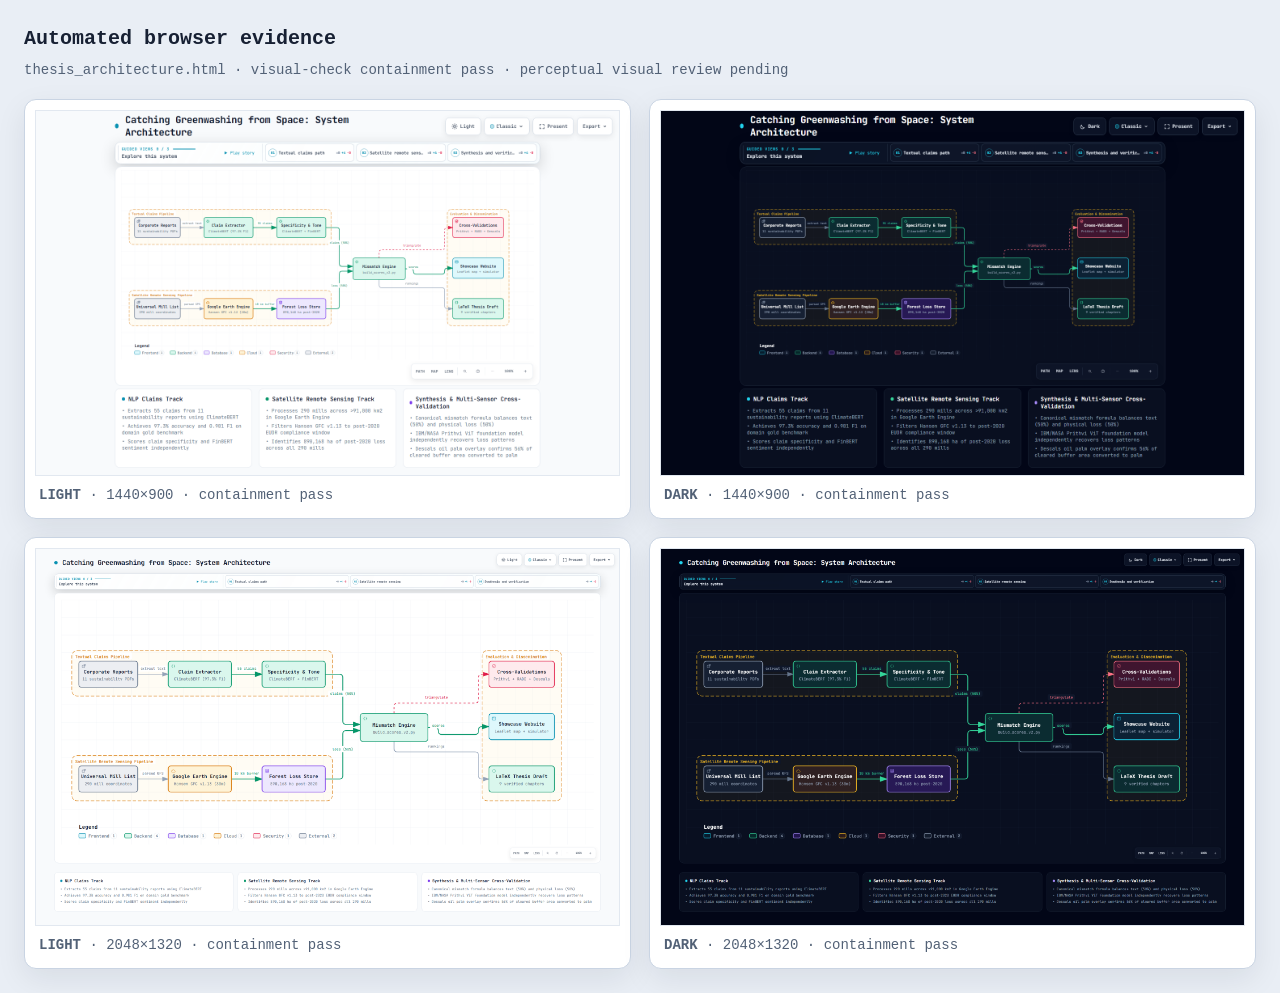
<file: diagrams/thesis_architecture.visual-check.html>
<!doctype html>
<html lang="en">
<head>
<meta charset="utf-8">
<meta name="viewport" content="width=device-width,initial-scale=1">
<title>Archify automated browser evidence · thesis_architecture.html</title>
<style>
*{box-sizing:border-box}body{margin:0;padding:24px;background:#e9eef5;color:#172033;font:14px/1.5 ui-monospace,SFMono-Regular,Menlo,Consolas,monospace}header{max-width:1500px;margin:0 auto 18px}h1{margin:0 0 6px;font-size:20px}p{margin:0;color:#526176}.grid{max-width:1500px;margin:auto;display:grid;grid-template-columns:repeat(2,minmax(0,1fr));gap:18px}figure{margin:0;padding:10px;background:white;border:1px solid #c9d4e3;border-radius:12px;box-shadow:0 10px 30px rgba(15,23,42,.08)}img{display:block;width:100%;height:auto;border:1px solid #e2e8f0}figcaption{padding:9px 4px 2px;color:#526176}@media(max-width:900px){.grid{grid-template-columns:1fr}}
</style>
</head>
<body>
<header><h1>Automated browser evidence</h1><p>thesis_architecture.html · visual-check containment pass · perceptual visual review pending</p></header>
<main class="grid">
      <figure>
        <img src="thesis_architecture.visual-check.1440x900.light.png" alt="light 1440 by 900">
        <figcaption><strong>LIGHT</strong> · 1440×900 · containment pass</figcaption>
      </figure>
      <figure>
        <img src="thesis_architecture.visual-check.1440x900.dark.png" alt="dark 1440 by 900">
        <figcaption><strong>DARK</strong> · 1440×900 · containment pass</figcaption>
      </figure>
      <figure>
        <img src="thesis_architecture.visual-check.2048x1320.light.png" alt="light 2048 by 1320">
        <figcaption><strong>LIGHT</strong> · 2048×1320 · containment pass</figcaption>
      </figure>
      <figure>
        <img src="thesis_architecture.visual-check.2048x1320.dark.png" alt="dark 2048 by 1320">
        <figcaption><strong>DARK</strong> · 2048×1320 · containment pass</figcaption>
      </figure>
</main>
</body>
</html>
</file>
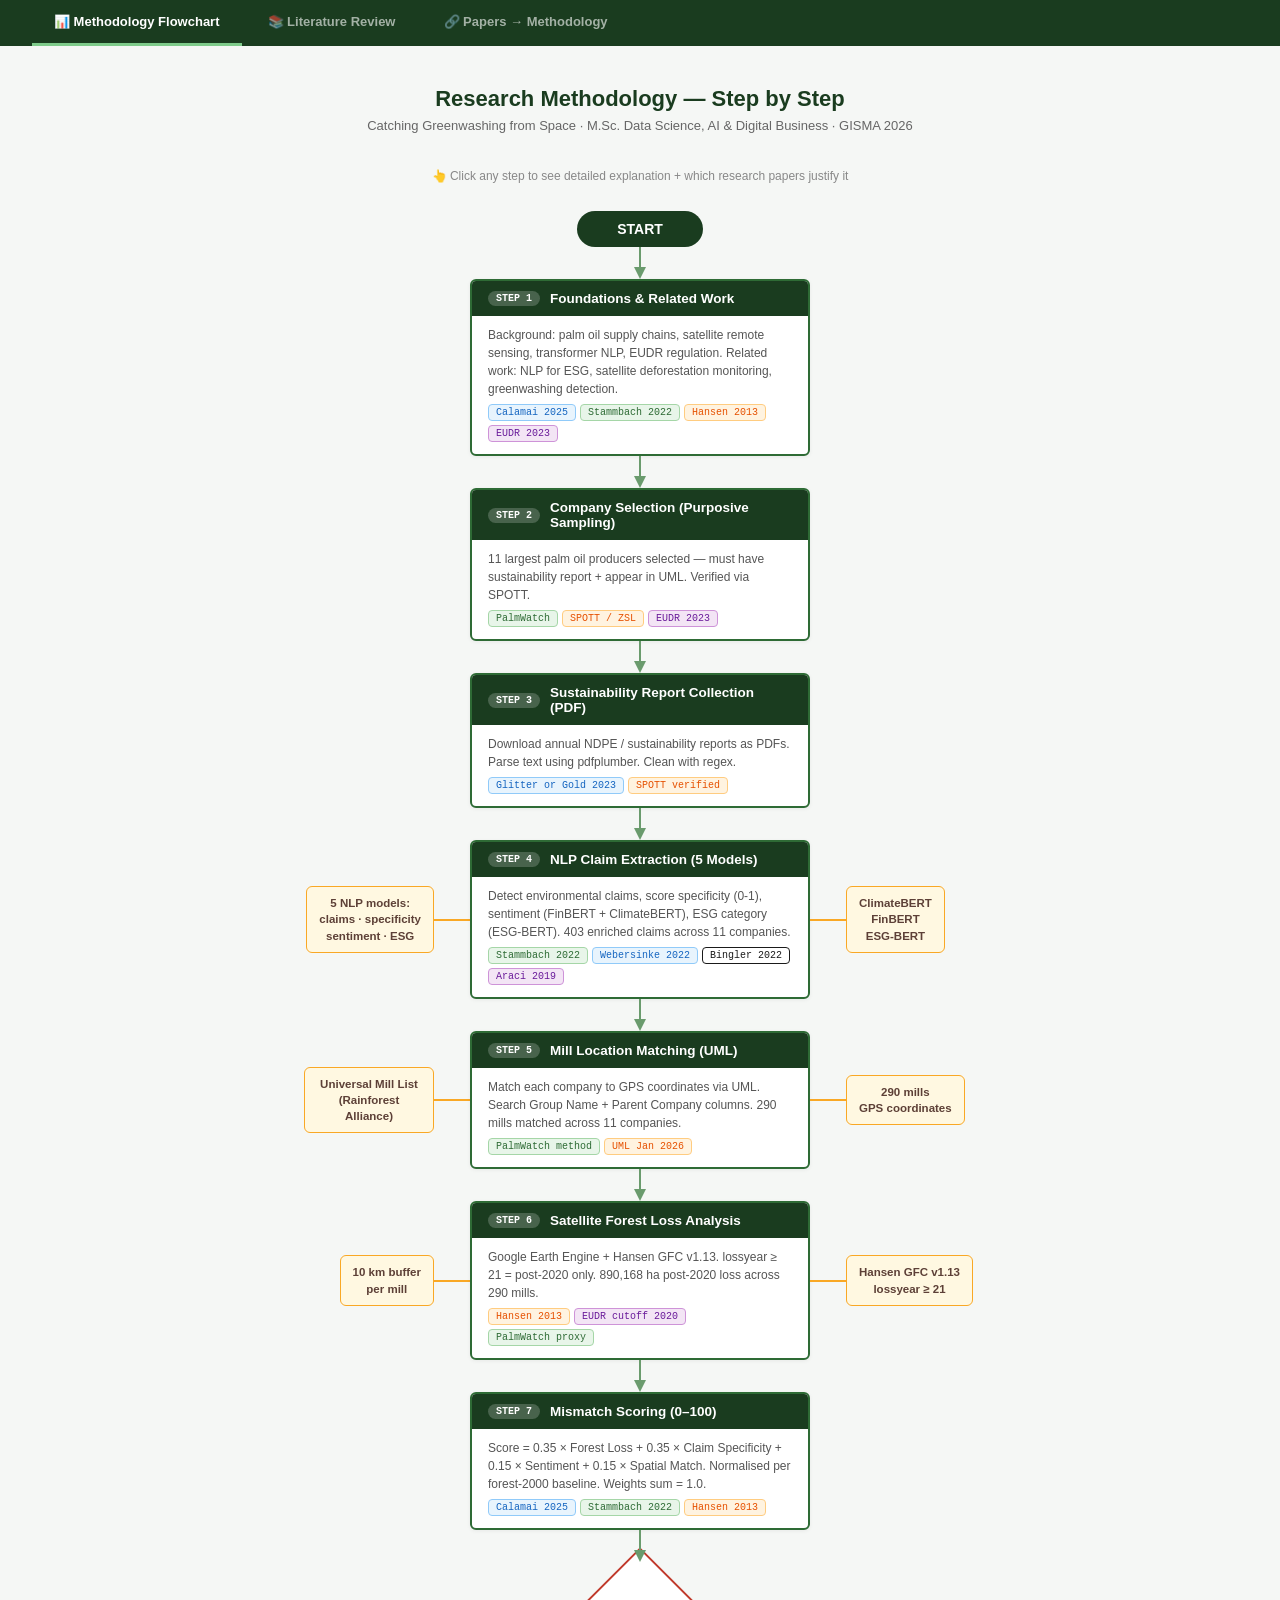
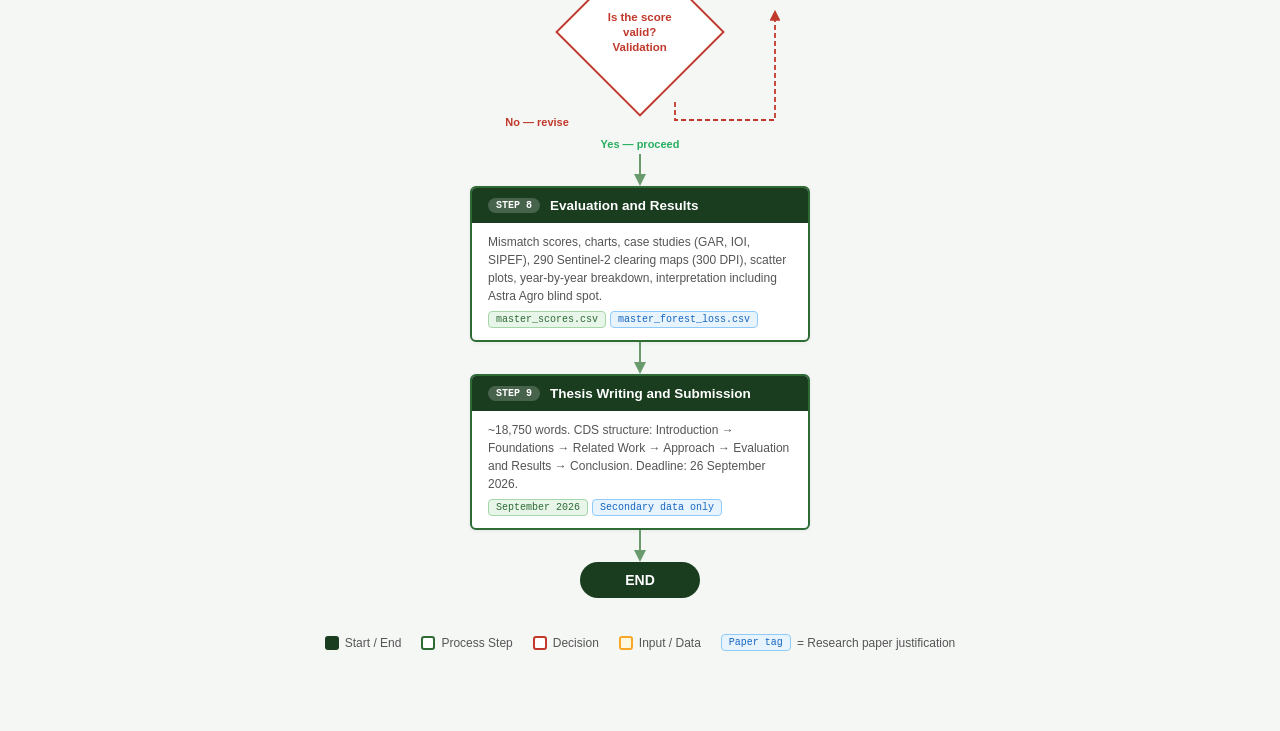
<file: docs/artifacts/methodology_with_literature.html>
<!DOCTYPE html>
<html lang="en">
<head>
<meta charset="UTF-8">
<meta name="viewport" content="width=device-width, initial-scale=1.0">
<title>Methodology + Literature Review — Catching Greenwashing from Space</title>
<style>
* { box-sizing: border-box; margin: 0; padding: 0; }
body {
  background: #f5f7f5;
  font-family: 'Segoe UI', Arial, sans-serif;
  color: #1a1a1a;
}

/* NAV TABS */
.tabs {
  display: flex;
  background: #1a3c1f;
  padding: 0 32px;
  gap: 4px;
  position: sticky;
  top: 0;
  z-index: 100;
}
.tab {
  padding: 14px 22px;
  font-size: 13px;
  font-weight: 600;
  color: rgba(255,255,255,0.6);
  cursor: pointer;
  border-bottom: 3px solid transparent;
  transition: all 0.2s;
  user-select: none;
}
.tab:hover { color: white; }
.tab.active { color: white; border-bottom-color: #7ecb8a; }

/* PAGES */
.page { display: none; padding: 40px 32px 80px; max-width: 960px; margin: 0 auto; }
.page.active { display: block; }

/* PAGE TITLE */
.page-title { text-align: center; margin-bottom: 36px; }
.page-title h1 { font-size: 22px; font-weight: 700; color: #1a3c1f; margin-bottom: 6px; }
.page-title p { font-size: 13px; color: #666; }
.click-hint { text-align: center; font-size: 12px; color: #888; margin-bottom: 28px; }

/* FLOWCHART SHAPES */
.fc-wrap { position: relative; }

.row { display: flex; justify-content: center; align-items: stretch; position: relative; z-index: 1; }

.shape-oval {
  background: #1a3c1f; color: white;
  border-radius: 50px; padding: 10px 40px;
  font-size: 14px; font-weight: 700;
  text-align: center; min-width: 120px;
}

.shape-rect {
  background: white; border: 2px solid #2e6b35;
  border-radius: 6px; padding: 0;
  min-width: 280px; max-width: 340px;
  cursor: pointer; transition: all 0.2s;
  box-shadow: 0 1px 4px rgba(0,0,0,0.06);
  overflow: hidden;
}
.shape-rect:hover { border-color: #1a3c1f; box-shadow: 0 4px 16px rgba(46,107,53,0.15); transform: translateY(-1px); }
.shape-rect.active { border-color: #1a3c1f; }

.rect-header {
  background: #1a3c1f; padding: 10px 16px;
  display: flex; align-items: center; gap: 10px;
}
.rect-badge {
  background: rgba(255,255,255,0.2); color: white;
  font-size: 10px; font-weight: 700; font-family: monospace;
  padding: 2px 8px; border-radius: 10px; white-space: nowrap;
}
.rect-title { color: white; font-size: 13.5px; font-weight: 600; }

.rect-body { padding: 10px 16px 12px; }
.rect-body p { font-size: 12px; color: #555; line-height: 1.5; margin-bottom: 6px; }
.rect-body p:last-child { margin-bottom: 0; }

/* Paper tags on cards */
.paper-tags { display: flex; flex-wrap: wrap; gap: 4px; margin-top: 6px; }
.ptag {
  display: inline-block; font-family: monospace; font-size: 10px;
  padding: 2px 7px; border-radius: 4px; border: 1px solid;
  cursor: help;
}
.ptag.blue { background: #e8f4fd; color: #1565c0; border-color: #90caf9; }
.ptag.green { background: #e8f5e9; color: #2e6b35; border-color: #a5d6a7; }
.ptag.orange { background: #fff3e0; color: #e65100; border-color: #ffcc80; }
.ptag.purple { background: #f3e5f5; color: #6a1b9a; border-color: #ce93d8; }

/* Diamond */
.diamond-wrap { display: flex; justify-content: center; align-items: center; padding: 10px 0; }
.shape-diamond {
  background: white; border: 2px solid #c0392b;
  transform: rotate(45deg); width: 120px; height: 120px;
  display: flex; align-items: center; justify-content: center;
  cursor: pointer; transition: all 0.2s; flex-shrink: 0;
}
.shape-diamond:hover { background: #fdf2f2; }
.shape-diamond.active { background: #fdf2f2; }
.diamond-text {
  transform: rotate(-45deg); text-align: center;
  font-size: 11.5px; font-weight: 600; color: #c0392b; line-height: 1.3; padding: 6px;
}

/* Side boxes */
.row-sides {
  display: grid;
  grid-template-columns: 1fr auto 1fr;
  align-items: center;
  position: relative; z-index: 1;
}
.side-left { display: flex; justify-content: flex-end; align-items: center; }
.side-right { display: flex; justify-content: flex-start; align-items: center; }
.side-box {
  background: #fff8e1; border: 1.5px solid #f9a825;
  border-radius: 6px; padding: 8px 12px;
  font-size: 11.5px; font-weight: 600; color: #5d4037;
  text-align: center; max-width: 130px; line-height: 1.4;
}
.side-line { width: 36px; height: 2px; background: #f9a825; flex-shrink: 0; }

/* Arrow */
.arrow-wrap {
  display: flex; justify-content: center; align-items: center;
  height: 32px; position: relative; z-index: 1;
}

/* Detail panel */
.detail { display: none; margin: 4px auto 8px; max-width: 820px; }
.detail.show { display: block; animation: fadeIn 0.2s ease; }
@keyframes fadeIn { from { opacity:0; transform:translateY(-6px); } to { opacity:1; transform:translateY(0); } }

.detail-inner {
  background: white; border: 1.5px solid #2e6b35;
  border-left: 4px solid #2e6b35; border-radius: 6px; padding: 20px 24px;
}
.detail-inner.red { border-color: #c0392b; border-left-color: #c0392b; }

.detail-inner h4 { font-size: 14px; color: #1a3c1f; margin-bottom: 10px; }
.detail-inner.red h4 { color: #c0392b; }
.detail-inner p { font-size: 13px; color: #444; line-height: 1.65; margin-bottom: 8px; }
.detail-inner p:last-child { margin-bottom: 0; }
.detail-inner strong { color: #1a1a1a; }

.papers-used {
  margin-top: 12px; padding-top: 12px;
  border-top: 1px dashed #cde0ce;
}
.papers-used h5 {
  font-size: 11px; font-family: monospace; letter-spacing: 0.08em;
  text-transform: uppercase; color: #888; margin-bottom: 8px;
}
.paper-ref {
  display: flex; gap: 10px; align-items: flex-start;
  margin-bottom: 6px; font-size: 12px;
}
.paper-ref .num {
  background: #1a3c1f; color: white; border-radius: 50%;
  width: 18px; height: 18px; font-size: 10px; font-weight: 700;
  display: flex; align-items: center; justify-content: center; flex-shrink: 0;
}
.paper-ref .num.red { background: #c0392b; }
.paper-ref .num.amber { background: #f9a825; color: #333; }
.paper-ref .num.blue { background: #1565c0; }
.paper-ref .txt { color: #444; line-height: 1.5; }
.paper-ref .txt strong { color: #1a1a1a; }

/* Yes/No labels */
.yes-label { text-align: center; font-size: 11px; font-weight: 700; color: #27ae60; margin: -4px 0 4px; }
.no-row { display: flex; align-items: center; justify-content: center; height: 40px; position: relative; z-index: 1; }

/* LEGEND */
.legend {
  display: flex; gap: 20px; flex-wrap: wrap; justify-content: center;
  margin: 36px auto 0; max-width: 820px;
  font-size: 12px; color: #555;
}
.legend-item { display: flex; align-items: center; gap: 6px; }
.legend-box { width: 14px; height: 14px; border-radius: 3px; border: 2px solid; }

/* ============================================================
   LITERATURE REVIEW PAGE
   ============================================================ */
.lit-section { margin-bottom: 48px; }
.lit-section h2 {
  font-size: 17px; font-weight: 700; color: #1a3c1f;
  margin-bottom: 4px; padding-bottom: 8px;
  border-bottom: 2px solid #2e6b35;
}
.lit-section > p { font-size: 13px; color: #666; margin: 8px 0 20px; }

.paper-card {
  background: white; border: 1px solid #dde8dd;
  border-left: 4px solid #2e6b35; border-radius: 6px;
  padding: 18px 20px; margin-bottom: 14px;
  display: grid; grid-template-columns: 1fr auto; gap: 12px;
}
.paper-card.amber-card { border-left-color: #f9a825; }
.paper-card.blue-card { border-left-color: #1565c0; }
.paper-card.orange-card { border-left-color: #e65100; }
.paper-card.purple-card { border-left-color: #6a1b9a; }

.paper-card h3 { font-size: 13.5px; color: #1a3c1f; margin-bottom: 4px; }
.paper-card .authors { font-size: 12px; color: #888; margin-bottom: 8px; font-style: italic; }
.paper-card p { font-size: 13px; color: #444; line-height: 1.6; }
.paper-card .used-in {
  font-family: monospace; font-size: 10px;
  background: #e8f5e9; color: #2e6b35;
  padding: 3px 9px; border-radius: 4px;
  white-space: nowrap; height: fit-content; align-self: start; margin-top: 2px;
}
.paper-card.amber-card .used-in { background: #fff3e0; color: #e65100; }
.paper-card.blue-card .used-in { background: #e8f4fd; color: #1565c0; }
.paper-card.orange-card .used-in { background: #fff3e0; color: #e65100; }
.paper-card.purple-card .used-in { background: #f3e5f5; color: #6a1b9a; }

.cite-table {
  width: 100%; border-collapse: collapse; font-size: 12.5px; margin-top: 20px;
}
.cite-table th {
  text-align: left; padding: 8px 12px;
  font-family: monospace; font-size: 10px; text-transform: uppercase;
  letter-spacing: 0.07em; color: #888; border-bottom: 1px solid #dde8dd;
}
.cite-table td { padding: 10px 12px; border-bottom: 1px solid #f0f5f0; vertical-align: top; }
.cite-table td:first-child { color: #2e6b35; font-weight: 600; font-size: 12px; }

.gap-box {
  background: #e8f5e9; border: 1.5px solid #2e6b35;
  border-radius: 8px; padding: 18px 22px; margin-top: 24px;
}
.gap-box h3 { font-size: 14px; color: #1a3c1f; margin-bottom: 8px; }
.gap-box p { font-size: 13px; color: #444; line-height: 1.65; }
</style>
</head>
<body>

<!-- TABS -->
<div class="tabs">
  <div class="tab active" onclick="showPage('flowchart', this)">📊 Methodology Flowchart</div>
  <div class="tab" onclick="showPage('literature', this)">📚 Literature Review</div>
  <div class="tab" onclick="showPage('connection', this)">🔗 Papers → Methodology</div>
</div>

<!-- ============================================================
     PAGE 1 — FLOWCHART
     ============================================================ -->
<div class="page active" id="flowchart">
<div class="page-title">
  <h1>Research Methodology — Step by Step</h1>
  <p>Catching Greenwashing from Space · M.Sc. Data Science, AI &amp; Digital Business · GISMA 2026</p>
</div>
<p class="click-hint">👆 Click any step to see detailed explanation + which research papers justify it</p>

<div class="fc-wrap">

<!-- START -->
<div class="row"><div class="shape-oval">START</div></div>
<div class="arrow-wrap"><svg width="20" height="32" viewBox="0 0 20 32"><line x1="10" y1="0" x2="10" y2="24" stroke="#6a9b6d" stroke-width="2"/><polygon points="10,32 4,20 16,20" fill="#6a9b6d"/></svg></div>

<!-- STEP 1 -->
<div class="row">
  <div class="shape-rect" onclick="toggle('d1',this)">
    <div class="rect-header"><span class="rect-badge">STEP 1</span><span class="rect-title">Foundations &amp; Related Work</span></div>
    <div class="rect-body">
      <p>Background: palm oil supply chains, satellite remote sensing, transformer NLP, EUDR regulation. Related work: NLP for ESG, satellite deforestation monitoring, greenwashing detection.</p>
      <div class="paper-tags">
        <span class="ptag blue">Calamai 2025</span>
        <span class="ptag green">Stammbach 2022</span>
        <span class="ptag orange">Hansen 2013</span>
        <span class="ptag purple">EUDR 2023</span>
      </div>
    </div>
  </div>
</div>

<div class="detail" id="d1">
  <div class="detail-inner">
    <h4>Step 1 — Foundations and Related Work (Chapters 2 &amp; 3)</h4>
    <p>Chapter 2 (Foundations) establishes the background concepts: how palm oil mills operate and source fruit, how Hansen satellite data detects forest loss at 30 m resolution, how BERT-family models were adapted to climate text, and what EUDR requires. Chapter 3 (Related Work) reviews what has already been done and identifies the verification gap.</p>
    <p><strong>Key finding from literature:</strong> No existing tool combines NLP claim extraction from sustainability reports with independent satellite verification for palm oil producers. Calamai et al. (2025) and Ong et al. (2025) both name this gap explicitly.</p>
    <div class="papers-used">
      <h5>Research papers used in this step</h5>
      <div class="paper-ref"><div class="num blue">C</div><div class="txt"><strong>Calamai et al. (2025)</strong> arXiv:2502.07541 — Greenwashing NLP survey. Reviewed 61 papers, found that combining NLP with third-party evidence (satellite data) is rare and recommended. <em>Proves the research gap is real.</em></div></div>
      <div class="paper-ref"><div class="num red">O</div><div class="txt"><strong>Ong et al. (2025)</strong> arXiv:2502.15821 — Shows existing ESG NLP models do not verify claims against reality. <em>Proves the novelty of this thesis.</em></div></div>
      <div class="paper-ref"><div class="num amber">B</div><div class="txt"><strong>Bingler et al. (2022)</strong> — "Cheap Talk" — proved corporate climate language is systematically vague. <em>Motivates why claim specificity scoring is needed.</em></div></div>
    </div>
  </div>
</div>

<div class="arrow-wrap"><svg width="20" height="32" viewBox="0 0 20 32"><line x1="10" y1="0" x2="10" y2="24" stroke="#6a9b6d" stroke-width="2"/><polygon points="10,32 4,20 16,20" fill="#6a9b6d"/></svg></div>

<!-- STEP 2 -->
<div class="row">
  <div class="shape-rect" onclick="toggle('d2',this)">
    <div class="rect-header"><span class="rect-badge">STEP 2</span><span class="rect-title">Company Selection (Purposive Sampling)</span></div>
    <div class="rect-body">
      <p>11 largest palm oil producers selected — must have sustainability report + appear in UML. Verified via SPOTT.</p>
      <div class="paper-tags">
        <span class="ptag green">PalmWatch</span>
        <span class="ptag orange">SPOTT / ZSL</span>
        <span class="ptag purple">EUDR 2023</span>
      </div>
    </div>
  </div>
</div>

<div class="detail" id="d2">
  <div class="detail-inner">
    <h4>Step 2 — Company Selection</h4>
    <p><strong>11 companies:</strong> GAR, SD Guthrie, Wilmar, KLK, Astra Agro, IOI, Musim Mas, Genting, First Resources, Bumitama, SIPEF.</p>
    <p><strong>Why palm oil only:</strong> Only commodity with public verified mill-to-company attribution data (Universal Mill List). Soy and cocoa lack this — so those sectors cannot be studied with the same methodology.</p>
    <p><strong>Why purposive, not random:</strong> Goal is to test the methodology on the most significant producers — not to make a statistically representative claim about the whole industry.</p>
    <div class="papers-used">
      <h5>Research papers used in this step</h5>
      <div class="paper-ref"><div class="num green">P</div><div class="txt"><strong>PalmWatch methodology</strong> — Used the same approach of focusing on major producers with traceable mills. <em>Justifies the sample selection logic.</em></div></div>
      <div class="paper-ref"><div class="num purple">E</div><div class="txt"><strong>EUDR (2023/1115)</strong> — Regulation covers palm oil specifically. Connecting the sample to real policy relevance.</div></div>
    </div>
  </div>
</div>

<div class="arrow-wrap"><svg width="20" height="32" viewBox="0 0 20 32"><line x1="10" y1="0" x2="10" y2="24" stroke="#6a9b6d" stroke-width="2"/><polygon points="10,32 4,20 16,20" fill="#6a9b6d"/></svg></div>

<!-- STEP 3 -->
<div class="row">
  <div class="shape-rect" onclick="toggle('d3',this)">
    <div class="rect-header"><span class="rect-badge">STEP 3</span><span class="rect-title">Sustainability Report Collection (PDF)</span></div>
    <div class="rect-body">
      <p>Download annual NDPE / sustainability reports as PDFs. Parse text using pdfplumber. Clean with regex.</p>
      <div class="paper-tags">
        <span class="ptag blue">Glitter or Gold 2023</span>
        <span class="ptag orange">SPOTT verified</span>
      </div>
    </div>
  </div>
</div>

<div class="detail" id="d3">
  <div class="detail-inner">
    <h4>Step 3 — PDF Report Collection</h4>
    <p>Annual sustainability and NDPE reports downloaded directly from company websites. Verified against SPOTT for completeness and currency.</p>
    <p><strong>Tool:</strong> pdfplumber (Python) — extracts text page by page. Regex cleaning applied to fix broken sentences from PDF column layouts.</p>
    <p><strong>Challenge:</strong> PDFs are unstructured — tables, headers, and multi-column layouts break sentences. This is a known limitation of PDF-based NLP.</p>
    <div class="papers-used">
      <h5>Research papers used in this step</h5>
      <div class="paper-ref"><div class="num blue">G</div><div class="txt"><strong>"Glitter or Gold?" (2023)</strong> arXiv:2310.05628 — showed LLMs can extract structured insights from sustainability reports if prompted carefully. <em>Justifies the PDF-to-NLP approach.</em></div></div>
    </div>
  </div>
</div>

<div class="arrow-wrap"><svg width="20" height="32" viewBox="0 0 20 32"><line x1="10" y1="0" x2="10" y2="24" stroke="#6a9b6d" stroke-width="2"/><polygon points="10,32 4,20 16,20" fill="#6a9b6d"/></svg></div>

<!-- STEP 4 — with sides -->
<div class="row-sides">
  <div class="side-left"><div class="side-box">5 NLP models:<br/>claims · specificity<br/>sentiment · ESG</div><div class="side-line"></div></div>
  <div class="shape-rect" onclick="toggle('d4',this)">
    <div class="rect-header"><span class="rect-badge">STEP 4</span><span class="rect-title">NLP Claim Extraction (5 Models)</span></div>
    <div class="rect-body">
      <p>Detect environmental claims, score specificity (0-1), sentiment (FinBERT + ClimateBERT), ESG category (ESG-BERT). 403 enriched claims across 11 companies.</p>
      <div class="paper-tags">
        <span class="ptag green">Stammbach 2022</span>
        <span class="ptag blue">Webersinke 2022</span>
        <span class="ptag amber">Bingler 2022</span>
        <span class="ptag purple">Araci 2019</span>
      </div>
    </div>
  </div>
  <div class="side-right"><div class="side-line"></div><div class="side-box">ClimateBERT<br/>FinBERT<br/>ESG-BERT</div></div>
</div>

<div class="detail" id="d4">
  <div class="detail-inner">
    <h4>Step 4 — NLP Claim Extraction (5 Models)</h4>
    <p>Five ClimateBERT/BERT-family models run in sequence on every sentence from every sustainability report.</p>
    <p><strong>Model 1 (Stammbach 2022):</strong> climatebert/environmental-claims — flags real environmental commitments vs general language.</p>
    <p><strong>Model 2 (Webersinke 2022):</strong> climate-specificity — scores each claim 0–1. Near 1.0 = measurable, dated, checkable. Near 0 = vague aspiration.</p>
    <p><strong>Model 3 (Araci 2019):</strong> ProsusAI/finbert — financial sentiment (positive/neutral/negative). Feeds directly into the mismatch score as sentiment_score.</p>
    <p><strong>Model 4:</strong> climatebert/distilroberta-base-climate-sentiment — climate framing (risk/neutral/opportunity). Used as comparison signal.</p>
    <p><strong>Model 5:</strong> nbroad/ESG-BERT — classifies each claim into SASB ESG category.</p>
    <p><strong>Result:</strong> 403 enriched claims (claims_enriched.csv) across 11 companies. FinBERT and climate-sentiment agree on only 53% of claims (κ=0.078) — they measure different things; FinBERT used in the mismatch formula, climate-sentiment reported separately.</p>
    <div class="papers-used">
      <h5>Research papers used in this step</h5>
      <div class="paper-ref"><div class="num green">S</div><div class="txt"><strong>Stammbach et al. (2022)</strong> arXiv:2209.00507 — built the environmental-claims dataset and model.</div></div>
      <div class="paper-ref"><div class="num blue">W</div><div class="txt"><strong>Webersinke et al. (2022)</strong> arXiv:2110.12010 — ClimateBERT base model for all climate classifiers.</div></div>
      <div class="paper-ref"><div class="num amber">B</div><div class="txt"><strong>Bingler et al. (2022)</strong> — "cheap talk" distinction motivates why specificity scoring matters.</div></div>
      <div class="paper-ref"><div class="num blue">A</div><div class="txt"><strong>Araci (2019)</strong> arXiv:1908.10063 — FinBERT financial sentiment model used for sentiment_score in the mismatch formula.</div></div>
    </div>
  </div>
</div>

<div class="arrow-wrap"><svg width="20" height="32" viewBox="0 0 20 32"><line x1="10" y1="0" x2="10" y2="24" stroke="#6a9b6d" stroke-width="2"/><polygon points="10,32 4,20 16,20" fill="#6a9b6d"/></svg></div>

<!-- STEP 5 — with sides -->
<div class="row-sides">
  <div class="side-left"><div class="side-box">Universal Mill List<br/>(Rainforest Alliance)</div><div class="side-line"></div></div>
  <div class="shape-rect" onclick="toggle('d5',this)">
    <div class="rect-header"><span class="rect-badge">STEP 5</span><span class="rect-title">Mill Location Matching (UML)</span></div>
    <div class="rect-body">
      <p>Match each company to GPS coordinates via UML. Search Group Name + Parent Company columns. 290 mills matched across 11 companies.</p>
      <div class="paper-tags">
        <span class="ptag green">PalmWatch method</span>
        <span class="ptag orange">UML Jan 2026</span>
      </div>
    </div>
  </div>
  <div class="side-right"><div class="side-line"></div><div class="side-box">290 mills<br/>GPS coordinates</div></div>
</div>

<div class="detail" id="d5">
  <div class="detail-inner">
    <h4>Step 5 — Mill Location Matching</h4>
    <p>Universal Mill List (Rainforest Alliance / Global Forest Watch, Jan 2026) — 2,386 mills globally with GPS coordinates.</p>
    <p><strong>Three matching bugs found and fixed across development:</strong></p>
    <p>1. Initial code searched only the Group Name column. Many companies list mills under Parent Company instead. SD Guthrie: 2 mills → 42 mills after searching both columns.</p>
    <p>2. GAR's UML Group Name is "SINAR MAS" (operating subsidiary). GAR: 3 mills → 50 after fixing the keyword.</p>
    <p>3. ~95 UML rows use a non-breaking space character inside Group Name, which a literal-space keyword silently failed to match. All companies reprocessed after normalizing whitespace.</p>
    <p><strong>Final verified count: 290 mills across 11 companies</strong> (GAR 50, SD Guthrie 42, Wilmar 45, KLK 30, Astra Agro 34, IOI 15, Musim Mas 18, Genting 15, First Resources 16, Bumitama 14, SIPEF 11).</p>
    <div class="papers-used">
      <h5>Research papers used in this step</h5>
      <div class="paper-ref"><div class="num green">P</div><div class="txt"><strong>PalmWatch methodology</strong> — uses the same UML + mill catchment approach. <em>Justifies using UML as the source of mill locations and 10 km catchment as the standard.</em></div></div>
    </div>
  </div>
</div>

<div class="arrow-wrap"><svg width="20" height="32" viewBox="0 0 20 32"><line x1="10" y1="0" x2="10" y2="24" stroke="#6a9b6d" stroke-width="2"/><polygon points="10,32 4,20 16,20" fill="#6a9b6d"/></svg></div>

<!-- STEP 6 — with sides -->
<div class="row-sides">
  <div class="side-left"><div class="side-box">10 km buffer<br/>per mill</div><div class="side-line"></div></div>
  <div class="shape-rect" onclick="toggle('d6',this)">
    <div class="rect-header"><span class="rect-badge">STEP 6</span><span class="rect-title">Satellite Forest Loss Analysis</span></div>
    <div class="rect-body">
      <p>Google Earth Engine + Hansen GFC v1.13. lossyear ≥ 21 = post-2020 only. 890,168 ha post-2020 loss across 290 mills.</p>
      <div class="paper-tags">
        <span class="ptag orange">Hansen 2013</span>
        <span class="ptag purple">EUDR cutoff 2020</span>
        <span class="ptag green">PalmWatch proxy</span>
      </div>
    </div>
  </div>
  <div class="side-right"><div class="side-line"></div><div class="side-box">Hansen GFC v1.13<br/>lossyear ≥ 21</div></div>
</div>

<div class="detail" id="d6">
  <div class="detail-inner">
    <h4>Step 6 — Satellite Forest Loss Analysis</h4>
    <p>For each of the 290 mills, a 10 km circle is drawn. Hansen data measures how much forest inside that circle was cleared after 31 December 2020 (lossyear ≥ 21).</p>
    <p><strong>Why 10 km:</strong> PalmWatch standard — fresh fruit bunch typically travels within 10 km of a mill. Buffer sensitivity analysis run at 5–30 km (Results/buffer_sensitivity.csv); ranking is stable.</p>
    <p><strong>Why post-2020:</strong> EUDR cutoff is 31 December 2020.</p>
    <p><strong>Result: 890,168 ha post-2020 loss across 11 companies, 290 mills.</strong> Every single mill shows measurable loss — minimum 105 ha. IOI highest intensity at 4,959 ha/mill. GAR highest total at 171,236 ha.</p>
    <p><strong>Cross-validation:</strong> RADD SAR alerts (Wageningen) provided independent detection cross-check. Descals et al. (2021) oil palm overlay confirmed 56.0% of post-2020 loss near mills is oil palm land cover.</p>
    <div class="papers-used">
      <h5>Research papers used in this step</h5>
      <div class="paper-ref"><div class="num orange">H</div><div class="txt"><strong>Hansen et al. (2013)</strong> Science 342(6160) — the global forest-loss dataset. <em>Cite for every forest-loss figure.</em></div></div>
      <div class="paper-ref"><div class="num purple">E</div><div class="txt"><strong>EUDR (Regulation EU 2023/1115)</strong> — sets the 31 December 2020 cutoff.</div></div>
      <div class="paper-ref"><div class="num green">P</div><div class="txt"><strong>PalmWatch methodology</strong> — same mill catchment proxy method, same attribution limitation.</div></div>
      <div class="paper-ref"><div class="num green">D</div><div class="txt"><strong>Descals et al. (2021)</strong> Earth System Science Data — 10 m global oil palm map used for land-cover overlay. <em>56.0% of cleared land near mills is oil palm.</em></div></div>
    </div>
  </div>
</div>

<div class="arrow-wrap"><svg width="20" height="32" viewBox="0 0 20 32"><line x1="10" y1="0" x2="10" y2="24" stroke="#6a9b6d" stroke-width="2"/><polygon points="10,32 4,20 16,20" fill="#6a9b6d"/></svg></div>

<!-- STEP 7 -->
<div class="row">
  <div class="shape-rect" onclick="toggle('d7',this)">
    <div class="rect-header"><span class="rect-badge">STEP 7</span><span class="rect-title">Mismatch Scoring (0–100)</span></div>
    <div class="rect-body">
      <p>Score = 0.35 × Forest Loss + 0.35 × Claim Specificity + 0.15 × Sentiment + 0.15 × Spatial Match. Normalised per forest-2000 baseline. Weights sum = 1.0.</p>
      <div class="paper-tags">
        <span class="ptag blue">Calamai 2025</span>
        <span class="ptag green">Stammbach 2022</span>
        <span class="ptag orange">Hansen 2013</span>
      </div>
    </div>
  </div>
</div>

<div class="detail" id="d7">
  <div class="detail-inner">
    <h4>Step 7 — Mismatch Scoring (Canonical Formula)</h4>
    <p><strong>Formula (professor-approved, weights sum to 1.0):</strong></p>
    <p>Score = 0.35 × Forest Loss (normalised 0–100) + 0.35 × Claim Specificity (0–100) + 0.15 × Sentiment Positive (0–100) + 0.15 × Spatial Match (% mills above median loss)</p>
    <p><strong>Forest loss normalised as % of year-2000 forest</strong> — not raw hectares — so companies with more mills are not penalised for size.</p>
    <p><strong>High score = greenwashing signal:</strong> Strong, specific, confident claims + heavy post-2020 clearing.</p>
    <p><strong>Final ranking (top 3):</strong> KLK 65.6, GAR 63.1, Musim Mas 56.2. Lowest: Astra Agro 17.6 (not because its loss is small — 87,198 ha — but because its claims are few and vague, giving the method little to contradict).</p>
    <div class="papers-used">
      <h5>Research papers used in this step</h5>
      <div class="paper-ref"><div class="num blue">C</div><div class="txt"><strong>Calamai et al. (2025)</strong> — recommends "decomposed pipelines" that combine text and third-party evidence. The scoring formula is exactly this design.</div></div>
      <div class="paper-ref"><div class="num green">S</div><div class="txt"><strong>Stammbach (2022) + Webersinke (2022)</strong> — provide the specificity score component.</div></div>
      <div class="paper-ref"><div class="num amber">A</div><div class="txt"><strong>Araci (2019) FinBERT</strong> — provides the sentiment_positive component.</div></div>
      <div class="paper-ref"><div class="num orange">H</div><div class="txt"><strong>Hansen (2013)</strong> — provides the forest loss component.</div></div>
    </div>
  </div>
</div>

<div class="arrow-wrap"><svg width="20" height="32" viewBox="0 0 20 32"><line x1="10" y1="0" x2="10" y2="24" stroke="#6a9b6d" stroke-width="2"/><polygon points="10,32 4,20 16,20" fill="#6a9b6d"/></svg></div>

<!-- DIAMOND — Validation -->
<div class="diamond-wrap">
  <div class="shape-diamond" onclick="toggle('d8',this)">
    <div class="diamond-text">Is the score<br/>valid?<br/>Validation</div>
  </div>
</div>

<div class="detail" id="d8">
  <div class="detail-inner red">
    <h4>Validation — Is the Score Valid? (4 Cross-Checks)</h4>
    <p><strong>No labelled ground truth exists</strong> — supervised classification is not possible. Four validation approaches:</p>
    <p><strong>1. NLP gold-label evaluation:</strong> 150 claims manually annotated (Results/nlp_gold_labeled.csv). NLP model comparison across 4 models (Results/nlp_model_comparison.csv). Error rate reported.</p>
    <p><strong>2. RADD SAR cross-validation:</strong> Independent SAR-based deforestation alert system (Wageningen). Results in Results/radd_validation_summary.csv. Note: RADD tile coverage lower in Sabah; Hansen optical record remains authoritative.</p>
    <p><strong>3. Descals oil palm overlay:</strong> 56.0% of post-2020 cleared land near mills is confirmed oil palm (Descals 2021). Range: IOI 89.8% to Bumitama 16.6%.</p>
    <p><strong>4. Prithvi-EO-2.0 foundation model:</strong> IBM-NASA geospatial foundation model evaluated across all 290 mills (Results/prithvi_batch_290.csv). Mean Spearman ρ=0.172 with Hansen loss. Confirms directional agreement. IoU=0.086 (frozen, zero-shot — fine-tuning would improve).</p>
    <p><strong>Buffer sensitivity:</strong> Scores recomputed at 5, 10, 15, 20, 25, 30 km. Ranking is stable (Results/buffer_sensitivity.csv).</p>
    <div class="papers-used">
      <h5>Research papers used in this step</h5>
      <div class="paper-ref"><div class="num blue">C</div><div class="txt"><strong>Calamai (2025)</strong> — recommends using verified third-party records for validation.</div></div>
      <div class="paper-ref"><div class="num green">D</div><div class="txt"><strong>Descals et al. (2021)</strong> — oil palm map used for land-cover confirmation overlay.</div></div>
      <div class="paper-ref"><div class="num blue">J</div><div class="txt"><strong>Jakubik et al. (2023)</strong> arXiv:2310.18660 — Prithvi-EO-2.0 IBM-NASA foundation model.</div></div>
    </div>
  </div>
</div>

<div class="no-row">
  <span style="font-size:11px;font-weight:700;color:#c0392b;margin-right:6px">No — revise</span>
  <svg width="200" height="40" viewBox="0 0 200 40" style="overflow:visible">
    <path d="M100,0 L100,18 L200,18 L200,-90" fill="none" stroke="#c0392b" stroke-width="1.8" stroke-dasharray="5,3" marker-end="url(#ra)"/>
    <defs><marker id="ra" viewBox="0 0 10 10" refX="8" refY="5" markerWidth="6" markerHeight="6" orient="auto"><path d="M0,0 L10,5 L0,10 z" fill="#c0392b"/></marker></defs>
  </svg>
</div>
<div class="yes-label">Yes — proceed</div>

<div class="arrow-wrap"><svg width="20" height="32" viewBox="0 0 20 32"><line x1="10" y1="0" x2="10" y2="24" stroke="#6a9b6d" stroke-width="2"/><polygon points="10,32 4,20 16,20" fill="#6a9b6d"/></svg></div>

<!-- STEP 8 -->
<div class="row">
  <div class="shape-rect" onclick="toggle('d9',this)">
    <div class="rect-header"><span class="rect-badge">STEP 8</span><span class="rect-title">Evaluation and Results</span></div>
    <div class="rect-body">
      <p>Mismatch scores, charts, case studies (GAR, IOI, SIPEF), 290 Sentinel-2 clearing maps (300 DPI), scatter plots, year-by-year breakdown, interpretation including Astra Agro blind spot.</p>
      <div class="paper-tags">
        <span class="ptag green">master_scores.csv</span>
        <span class="ptag blue">master_forest_loss.csv</span>
      </div>
    </div>
  </div>
</div>

<div class="detail" id="d9">
  <div class="detail-inner">
    <h4>Step 8 — Evaluation and Results (Chapter 5)</h4>
    <p><strong>Satellite findings:</strong> 890,168 ha post-2020 loss across 11 companies, 290 mills (Hansen et al., 2013). Every mill shows loss. IOI highest intensity (4,959 ha/mill, 15 mills, 19.04%). GAR highest total (171,236 ha, 50 mills). SIPEF lowest (27,341 ha).</p>
    <p><strong>Mismatch ranking:</strong> KLK 65.6 (1st), GAR 63.1 (2nd), Astra Agro 17.6 (11th — structural blind spot: 87,198 ha loss but near-zero claim specificity).</p>
    <p><strong>290 Sentinel-2 clearing maps</strong> generated at 300 DPI in Results/satellite_images/clearing_maps/.</p>
    <p><strong>Descals overlay:</strong> 56.0% of cleared land near mills confirmed as oil palm (IOI 89.8%, Bumitama 16.6%).</p>
    <p><strong>Prithvi cross-validation:</strong> Mean ρ=0.172 across 290 mills — directional agreement with Hansen, confirms geospatial foundation models as a useful cross-check.</p>
  </div>
</div>

<div class="arrow-wrap"><svg width="20" height="32" viewBox="0 0 20 32"><line x1="10" y1="0" x2="10" y2="24" stroke="#6a9b6d" stroke-width="2"/><polygon points="10,32 4,20 16,20" fill="#6a9b6d"/></svg></div>

<!-- STEP 9 -->
<div class="row">
  <div class="shape-rect" onclick="toggle('d10',this)">
    <div class="rect-header"><span class="rect-badge">STEP 9</span><span class="rect-title">Thesis Writing and Submission</span></div>
    <div class="rect-body">
      <p>~18,750 words. CDS structure: Introduction → Foundations → Related Work → Approach → Evaluation and Results → Conclusion. Deadline: 26 September 2026.</p>
      <div class="paper-tags">
        <span class="ptag green">September 2026</span>
        <span class="ptag blue">Secondary data only</span>
      </div>
    </div>
  </div>
</div>

<div class="detail" id="d10">
  <div class="detail-inner">
    <h4>Step 9 — Thesis Writing and Submission</h4>
    <p><strong>Target:</strong> ~18,750 words (M599 CDS requirement: 16,000 words minimum). Submission deadline: 26 September 2026.</p>
    <p><strong>Chapter structure (CDS M599 compliant):</strong></p>
    <p>Ch 1: Introduction (RQ1, RQ2, RQ3) | Ch 2: Foundations (palm oil, satellite RS, transformer NLP, EUDR) | Ch 3: Related Work | Ch 4: Approach (the pipeline) | Ch 5: Evaluation and Results | Ch 6: Conclusion (with Limitations and Future Work)</p>
    <p><strong>Key limitation stated honestly:</strong> Attribution — loss near a mill ≠ caused by that company. Same as PalmWatch limitation. Measuring correspondence, not causation.</p>
    <p><strong>Reproducibility:</strong> All sources public. All processing scripted. 23 pytest regression tests passing. Fully reproducible.</p>
    <p><strong>Remaining actions:</strong> Upload latex/thesis_latex.zip to Overleaf, compile PDF, send to supervisor Prof. Hoseini.</p>
  </div>
</div>

<div class="arrow-wrap"><svg width="20" height="32" viewBox="0 0 20 32"><line x1="10" y1="0" x2="10" y2="24" stroke="#6a9b6d" stroke-width="2"/><polygon points="10,32 4,20 16,20" fill="#6a9b6d"/></svg></div>

<div class="row"><div class="shape-oval">END</div></div>

<!-- LEGEND -->
<div class="legend">
  <div class="legend-item"><div class="legend-box" style="background:#1a3c1f;border-color:#1a3c1f"></div>Start / End</div>
  <div class="legend-item"><div class="legend-box" style="background:white;border-color:#2e6b35"></div>Process Step</div>
  <div class="legend-item"><div class="legend-box" style="background:white;border-color:#c0392b"></div>Decision</div>
  <div class="legend-item"><div class="legend-box" style="background:#fff8e1;border-color:#f9a825"></div>Input / Data</div>
  <div class="legend-item"><span class="ptag blue">Paper tag</span> = Research paper justification</div>
</div>
</div>
</div>

<!-- ============================================================
     PAGE 2 — LITERATURE REVIEW
     ============================================================ -->
<div class="page" id="literature">

<div class="page-title">
  <h1>Literature Review</h1>
  <p>Research papers reviewed and how they relate to this thesis</p>
</div>

<div class="lit-section">
  <h2>Foundational Papers — the pipeline runs on these</h2>
  <p>These are not "selected" — they are load-bearing. The thesis cannot be described without them.</p>

  <div class="paper-card">
    <div>
      <h3>Stammbach et al. (2022) — A Dataset for Detecting Real-World Environmental Claims</h3>
      <div class="authors">arXiv:2209.00507</div>
      <p><strong>What it does:</strong> Built a labeled dataset of real corporate environmental claims and trained a classifier on it. The model — climatebert/environmental-claims — is publicly available.</p>
      <p><strong>How it connects:</strong> This IS the NLP model used in Layer 1. Every claim detection in this thesis depends on this paper. Cite every time the NLP pipeline is mentioned.</p>
    </div>
    <div class="used-in">Layer 1 · Claim Detection</div>
  </div>

  <div class="paper-card">
    <div>
      <h3>Webersinke, Kraus, Bingler &amp; Leippold (2022) — ClimateBERT: A Pretrained Language Model for Climate-Related Text</h3>
      <div class="authors">arXiv:2110.12010</div>
      <p><strong>What it does:</strong> Fine-tuned BERT on climate documents (IPCC reports, sustainability filings, climate news). Result: ClimateBERT — a model family that understands climate language far better than general models.</p>
      <p><strong>How it connects:</strong> Both classifiers used (environmental-claims and climate-specificity) are built on ClimateBERT. This is the base model. Cite when explaining why ClimateBERT models were chosen over general-purpose models.</p>
    </div>
    <div class="used-in">Layer 1 · Model Base</div>
  </div>

  <div class="paper-card">
    <div>
      <h3>Araci (2019) — FinBERT: Financial Sentiment Analysis with Pre-trained Language Models</h3>
      <div class="authors">arXiv:1908.10063</div>
      <p><strong>What it does:</strong> Fine-tuned BERT on financial news corpus. ProsusAI/finbert is the public model. Classifies text as positive/neutral/negative with high accuracy on financial language.</p>
      <p><strong>How it connects:</strong> FinBERT's positive-sentiment score is the sentiment_score component of the mismatch formula (weight 0.15). Cite when explaining how sentiment enters the score.</p>
    </div>
    <div class="used-in">Layer 1 · Sentiment</div>
  </div>

  <div class="paper-card orange-card">
    <div>
      <h3>Hansen et al. (2013) — High-Resolution Global Maps of 21st-Century Forest Cover Change</h3>
      <div class="authors">Science, 342(6160), 850–853 · 12,000+ citations</div>
      <p><strong>What it does:</strong> Maps every 30×30 m pixel of forest loss on Earth from 2001 onwards, updated annually. Now at v1.13 (2025).</p>
      <p><strong>How it connects:</strong> Every forest-loss figure in this thesis comes from this dataset. Cite for every number — 890,168 ha, 127,606 ha (Wilmar), 6,675 ha (Sabahmas mill) — all from Hansen et al. (2013).</p>
    </div>
    <div class="used-in" style="background:#fff3e0;color:#e65100">Layer 2 · Satellite Data</div>
  </div>

  <div class="paper-card purple-card">
    <div>
      <h3>EUDR — Regulation (EU) 2023/1115</h3>
      <div class="authors">EU Official Journal · In force December 2026 for large operators</div>
      <p><strong>What it does:</strong> Requires palm oil (and 6 other commodities) entering the EU market to be deforestation-free after 31 December 2020, proven with GPS-level data.</p>
      <p><strong>How it connects:</strong> Justifies the entire post-2020 analysis window (lossyear ≥ 21). Gives the thesis direct policy relevance. Cite when explaining why 2020 was chosen as the cutoff.</p>
    </div>
    <div class="used-in" style="background:#f3e5f5;color:#6a1b9a">Policy · Cutoff Date</div>
  </div>

  <div class="paper-card">
    <div>
      <h3>PalmWatch Methodology (Inclusive Development International + U. Chicago)</h3>
      <div class="authors">palmwatch.inclusivedevelopment.net/about</div>
      <p><strong>What it does:</strong> Attributes deforestation footprints to consumer brands using mill catchment buffers (10 km) + Hansen data + UML. Publicly documented.</p>
      <p><strong>How it connects:</strong> This thesis uses the same method but points it at producers not brands, and adds NLP. PalmWatch justifies the 10 km buffer, the UML as a source, and the attribution limitation.</p>
    </div>
    <div class="used-in">Layer 2 · Method</div>
  </div>

  <div class="paper-card orange-card">
    <div>
      <h3>Descals et al. (2021) — High-resolution global map of smallholder and industrial closed-canopy oil palm plantations</h3>
      <div class="authors">Earth System Science Data, 13(3), 1211–1231</div>
      <p><strong>What it does:</strong> Provides a 10 m global oil palm land-cover map for 2019, distinguishing industrial from smallholder plantations.</p>
      <p><strong>How it connects:</strong> Used to overlay post-2020 forest loss near mills. Result: 56.0% of cleared land near mills is confirmed oil palm. IOI highest (89.8%), Bumitama lowest (16.6%). Addresses the attribution gap — confirms land use type after clearing.</p>
    </div>
    <div class="used-in" style="background:#fff3e0;color:#e65100">Layer 2 · Validation</div>
  </div>
</div>

<div class="lit-section">
  <h2>Recent Papers — justify how the components are assembled</h2>
  <p>These were selected: one per pillar of the design — NLP method, verification gap, regulatory context.</p>

  <div class="paper-card blue-card">
    <div>
      <h3>Calamai et al. (2025) — Detecting Greenwashing: A Natural Language Processing Literature Survey</h3>
      <div class="authors">arXiv:2502.07541 (v2, January 2025) · 61 papers reviewed</div>
      <p><strong>What it does:</strong> First comprehensive survey of NLP approaches for greenwashing detection. Finds the field is fragmented. Recommends combining third-party evidence (like satellite data) with NLP, and using decomposed pipelines rather than black-box systems.</p>
      <p><strong>How it connects:</strong> <strong>Independently recommends exactly this thesis design.</strong> Satellite data = third-party evidence. The 4-layer pipeline = decomposed pipeline. Use in Related Work to prove the research gap and justify the methodology.</p>
    </div>
    <div class="used-in" style="background:#e8f4fd;color:#1565c0">Lit Review · Novelty</div>
  </div>

  <div class="paper-card blue-card">
    <div>
      <h3>Ong et al. (2025) — Towards Robust ESG Analysis Against Greenwashing Risks</h3>
      <div class="authors">ACL 2025 (main conference) · arXiv:2502.15821</div>
      <p><strong>What it does:</strong> Shows that existing ESG NLP approaches — including Stammbach's model — do not account for how greenwashing distorts the results. Claim extraction alone is not verification.</p>
      <p><strong>How it connects:</strong> Proves the novelty of this thesis. Stammbach detects claims. This thesis verifies them against satellite data. Ong confirms that verification step is missing from prior work.</p>
    </div>
    <div class="used-in" style="background:#e8f4fd;color:#1565c0">Lit Review · Novelty</div>
  </div>

  <div class="paper-card amber-card">
    <div>
      <h3>Bingler et al. (2022) — Cheap Talk and Cherry-Picking</h3>
      <div class="authors">Ecological Economics · ClimateBERT applied to 14,584 corporate reports</div>
      <p><strong>What it does:</strong> Proves that corporate climate language is systematically vague. Companies use non-committal language that requires nothing of them. Only companies under investor/regulator pressure use specific language.</p>
      <p><strong>How it connects:</strong> Motivates why the specificity score matters — soft claims should not be treated the same as hard ones. When Wilmar shows 4 scored claims, Bingler explains why that pattern exists across the whole industry.</p>
    </div>
    <div class="used-in">NLP · Motivation</div>
  </div>

  <div class="gap-box">
    <h3>The Research Gap — what no paper has done before</h3>
    <p>Every paper above does either NLP on corporate text OR satellite deforestation monitoring. No paper combines both to verify each producer's own stated commitments against independent satellite evidence and produce a per-company mismatch score. Calamai (2025) confirms this gap. Ong (2025) confirms verification is missing. This thesis fills that gap specifically for palm oil, using the EUDR compliance window as the measurement frame. Across 290 mills and 11 companies, 890,168 ha of post-2020 forest loss was measured — against claims of zero deforestation.</p>
  </div>
</div>
</div>

<!-- ============================================================
     PAGE 3 — PAPERS TO METHODOLOGY CONNECTION
     ============================================================ -->
<div class="page" id="connection">

<div class="page-title">
  <h1>Research Papers → Methodology Connection</h1>
  <p>Quick reference: which paper to cite, and where in the thesis</p>
</div>

<div class="lit-section">
  <h2>Citation Reference Table</h2>
  <p>Use this when writing. Every claim in the thesis needs a paper behind it.</p>

  <table class="cite-table">
    <thead>
      <tr>
        <th>When writing about…</th>
        <th>Cite this paper</th>
        <th>Because…</th>
      </tr>
    </thead>
    <tbody>
      <tr><td>NLP claim detection model</td><td>Stammbach et al. (2022) arXiv:2209.00507</td><td>The model itself comes from this paper</td></tr>
      <tr><td>Why ClimateBERT models were chosen</td><td>Webersinke et al. (2022) arXiv:2110.12010</td><td>ClimateBERT understands climate text better than general BERT</td></tr>
      <tr><td>Sentiment score in mismatch formula</td><td>Araci (2019) arXiv:1908.10063</td><td>FinBERT model used for sentiment_score component</td></tr>
      <tr><td>ESG category classification</td><td>Broad (2021) nbroad/ESG-BERT</td><td>ESG-BERT model used for esg_category per claim</td></tr>
      <tr><td>Every forest-loss number</td><td>Hansen et al. (2013) Science 342(6160)</td><td>All numbers come from this dataset</td></tr>
      <tr><td>Why post-2020 loss was chosen</td><td>EUDR Regulation (EU) 2023/1115</td><td>31 Dec 2020 is the legal cutoff date</td></tr>
      <tr><td>10 km buffer choice</td><td>PalmWatch methodology</td><td>Standard catchment radius, already peer-reviewed</td></tr>
      <tr><td>Attribution limitation</td><td>PalmWatch methodology</td><td>Same limitation, already documented</td></tr>
      <tr><td>Oil palm land-cover overlay</td><td>Descals et al. (2021) ESSD 13(3)</td><td>10 m global oil palm map; 56.0% of cleared land confirmed oil palm</td></tr>
      <tr><td>Research gap and novelty</td><td>Calamai et al. (2025) arXiv:2502.07541</td><td>Survey confirms the gap; recommends this design</td></tr>
      <tr><td>Why claim extraction alone is not enough</td><td>Ong et al. (2025) arXiv:2502.15821</td><td>Proves verification step is missing from prior work</td></tr>
      <tr><td>Why hard vs soft claim matters</td><td>Bingler et al. (2022)</td><td>Corporate climate language is systematically vague</td></tr>
      <tr><td>PDF extraction approach</td><td>"Glitter or Gold?" (2023) arXiv:2310.05628</td><td>LLMs can extract structured data from sustainability reports</td></tr>
      <tr><td>Scoring formula design</td><td>Calamai (2025) + Hansen (2013) + Stammbach (2022)</td><td>Decomposed pipeline combining text + satellite</td></tr>
      <tr><td>Geospatial foundation model (Prithvi)</td><td>Jakubik et al. (2023) arXiv:2310.18660</td><td>IBM-NASA Prithvi-EO-2.0 used for cross-validation</td></tr>
      <tr><td>Transformer architecture background</td><td>Vaswani et al. (2017) NeurIPS</td><td>Attention mechanism underlying all BERT-family models</td></tr>
      <tr><td>BERT pre-training</td><td>Devlin et al. (2019) NAACL</td><td>Original BERT model that ClimateBERT/FinBERT build on</td></tr>
    </tbody>
  </table>
</div>

<div class="lit-section" style="margin-top:36px">
  <h2>Which Paper = Which Layer</h2>
  <div style="display:grid;grid-template-columns:1fr 1fr 1fr;gap:16px;margin-top:16px">
    <div style="background:white;border:2px solid #2e6b35;border-radius:8px;padding:18px">
      <div style="font-family:monospace;font-size:11px;color:#2e6b35;text-transform:uppercase;letter-spacing:0.1em;margin-bottom:10px">Layer 1 — NLP Claims</div>
      <div class="paper-ref" style="margin-bottom:8px"><div class="num green" style="min-width:18px">S</div><div class="txt" style="font-size:12px"><strong>Stammbach (2022)</strong> — the model</div></div>
      <div class="paper-ref" style="margin-bottom:8px"><div class="num blue" style="min-width:18px">W</div><div class="txt" style="font-size:12px"><strong>Webersinke (2022)</strong> — the base</div></div>
      <div class="paper-ref" style="margin-bottom:8px"><div class="num amber" style="min-width:18px">B</div><div class="txt" style="font-size:12px"><strong>Bingler (2022)</strong> — motivation</div></div>
      <div class="paper-ref"><div class="num blue" style="min-width:18px">A</div><div class="txt" style="font-size:12px"><strong>Araci (2019)</strong> — sentiment</div></div>
    </div>
    <div style="background:white;border:2px solid #f9a825;border-radius:8px;padding:18px">
      <div style="font-family:monospace;font-size:11px;color:#e65100;text-transform:uppercase;letter-spacing:0.1em;margin-bottom:10px">Layer 2 — Satellite</div>
      <div class="paper-ref" style="margin-bottom:8px"><div class="num orange" style="min-width:18px">H</div><div class="txt" style="font-size:12px"><strong>Hansen (2013)</strong> — the data</div></div>
      <div class="paper-ref" style="margin-bottom:8px"><div class="num purple" style="min-width:18px">E</div><div class="txt" style="font-size:12px"><strong>EUDR (2023)</strong> — the cutoff</div></div>
      <div class="paper-ref" style="margin-bottom:8px"><div class="num green" style="min-width:18px">P</div><div class="txt" style="font-size:12px"><strong>PalmWatch</strong> — the method</div></div>
      <div class="paper-ref"><div class="num green" style="min-width:18px">D</div><div class="txt" style="font-size:12px"><strong>Descals (2021)</strong> — overlay</div></div>
    </div>
    <div style="background:white;border:2px solid #1565c0;border-radius:8px;padding:18px">
      <div style="font-family:monospace;font-size:11px;color:#1565c0;text-transform:uppercase;letter-spacing:0.1em;margin-bottom:10px">Justification</div>
      <div class="paper-ref" style="margin-bottom:8px"><div class="num blue" style="min-width:18px">C</div><div class="txt" style="font-size:12px"><strong>Calamai (2025)</strong> — gap + design</div></div>
      <div class="paper-ref" style="margin-bottom:8px"><div class="num red" style="min-width:18px">O</div><div class="txt" style="font-size:12px"><strong>Ong (2025)</strong> — novelty</div></div>
      <div class="paper-ref" style="margin-bottom:8px"><div class="num blue" style="min-width:18px">G</div><div class="txt" style="font-size:12px"><strong>Glitter/Gold (2023)</strong> — PDF</div></div>
      <div class="paper-ref"><div class="num blue" style="min-width:18px">J</div><div class="txt" style="font-size:12px"><strong>Jakubik (2023)</strong> — Prithvi</div></div>
    </div>
  </div>
</div>

</div>

<script>
function toggle(id, el) {
  const panel = document.getElementById(id);
  const all = document.querySelectorAll('.detail');
  const allBtns = document.querySelectorAll('.shape-rect, .shape-diamond');
  const isOpen = panel.classList.contains('show');
  all.forEach(p => p.classList.remove('show'));
  allBtns.forEach(b => b.classList.remove('active'));
  if (!isOpen) {
    panel.classList.add('show');
    el.classList.add('active');
    setTimeout(() => panel.scrollIntoView({ behavior: 'smooth', block: 'nearest' }), 50);
  }
}

function showPage(id, tab) {
  document.querySelectorAll('.page').forEach(p => p.classList.remove('active'));
  document.querySelectorAll('.tab').forEach(t => t.classList.remove('active'));
  document.getElementById(id).classList.add('active');
  tab.classList.add('active');
}
</script>
</body>
</html>
</file>
